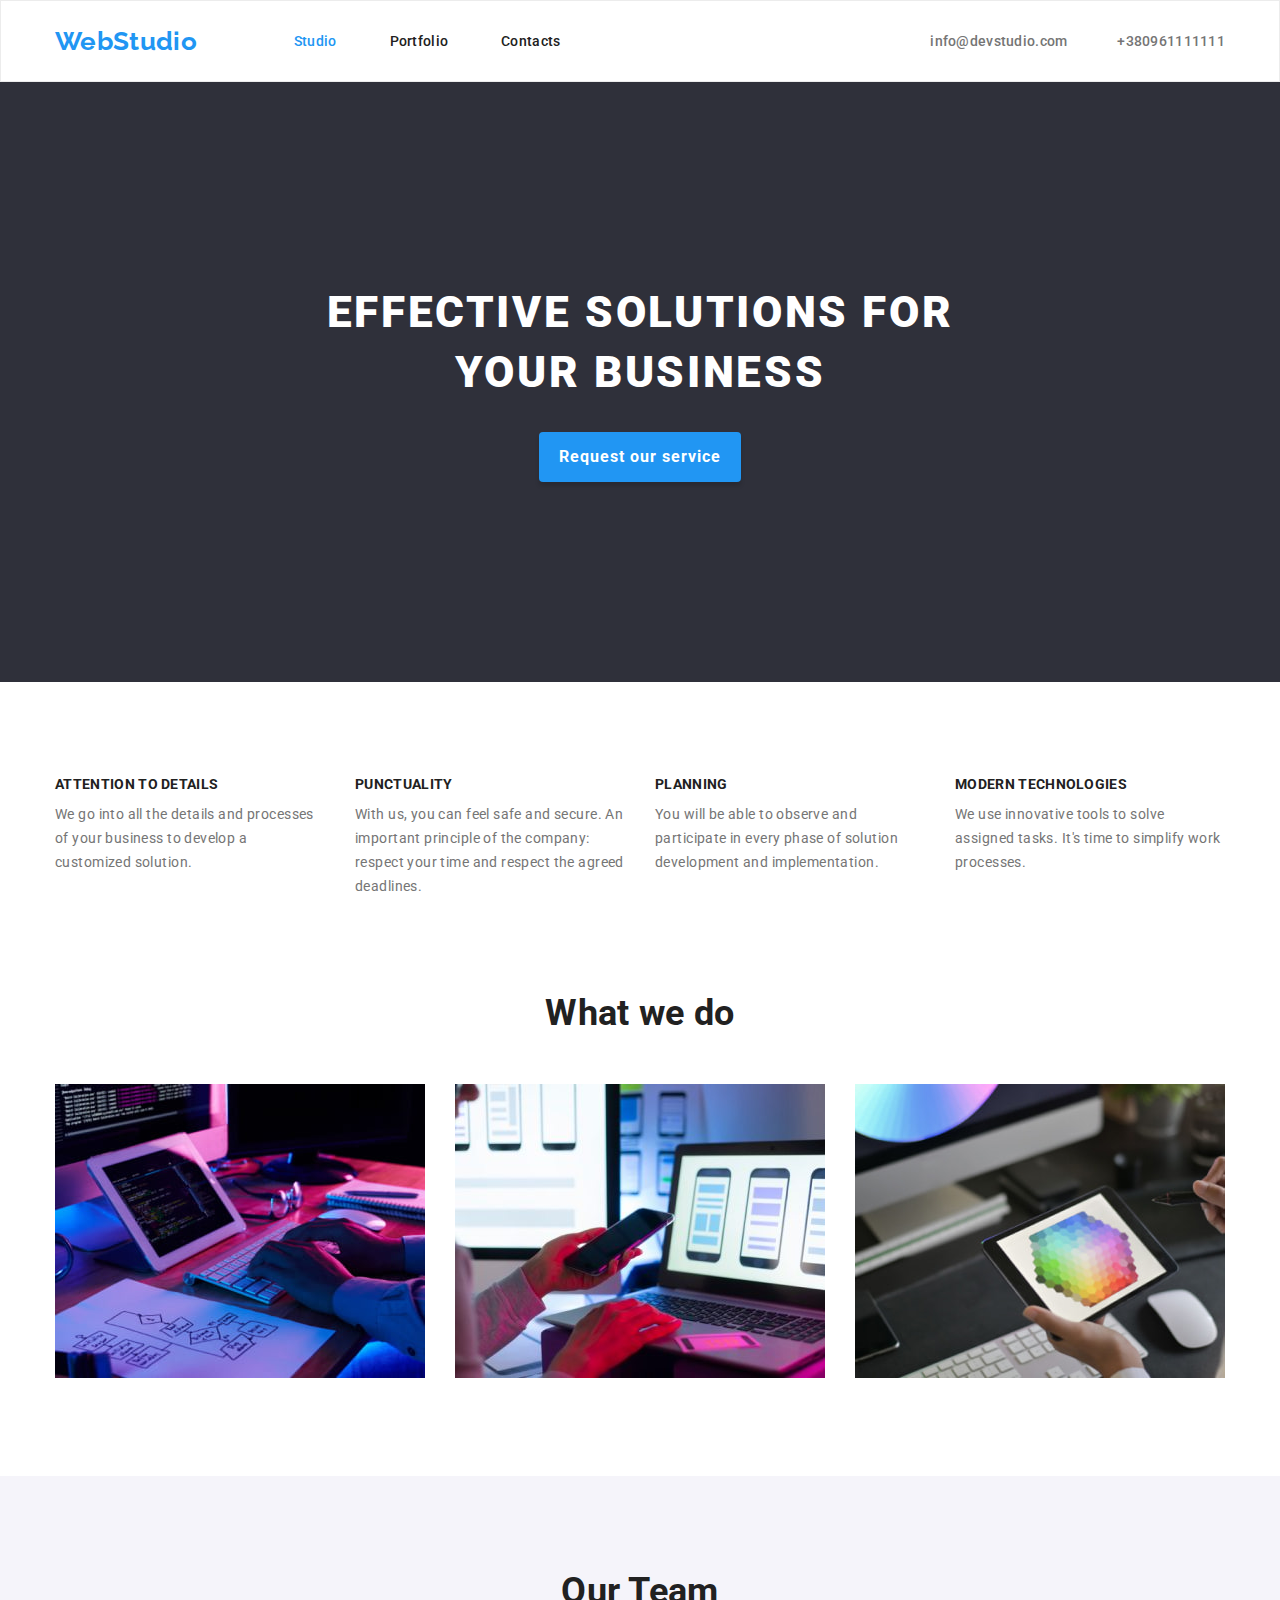
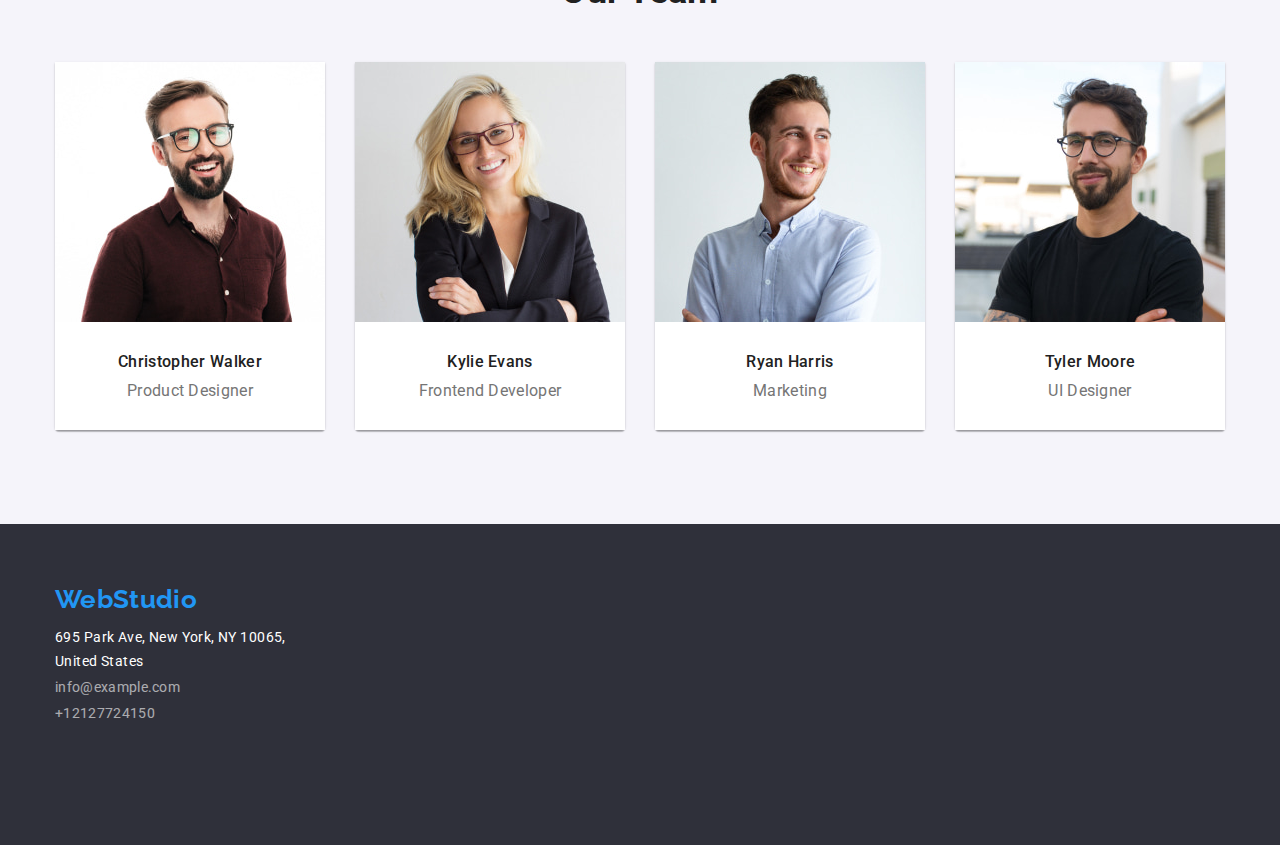
<file: index.html>
<!DOCTYPE html>
<html lang="en">
  <head>
    <meta charset="UTF-8" />
    <meta http-equiv="X-UA-Compatible" content="IE=edge" />
    <meta name="viewport" content="width=device-width, initial-scale=1.0" />
    <!-- Link to modern normalizer styles sheet -->
    <link rel="stylesheet" href="https://cdnjs.cloudflare.com/ajax/libs/modern-normalize/1.0.0/modern-normalize.min.css"
    />
    <title>Joses' Coding Demo Course HW</title>
    <!-- Link to fonts -->
    <link rel="preconnect" href="https://fonts.googleapis.com" />
    <link rel="preconnect" href="https://fonts.gstatic.com" crossorigin />
    <link
      href="https://fonts.googleapis.com/css2?family=Raleway:wght@700&family=Roboto:wght@400;500;700;900&display=swap"
      rel="stylesheet"/>
    <!-- Link to personal css style sheet -->
    <link rel="stylesheet" href="./css/styles.css" />
  </head>

  <body>
    <header class="header-section">
      <div class="container header-container">
        <nav class="header-navigation">
          <a class="logo header-logo" href="./index.html">WebStudio</a>
          <!-- Header Navigation -->
            <ul class="header-navigation-list">
              <li class="header-navigation-item">
                <a class="header-navigation-link current-page" href="./index.html" title="studio">Studio</a>
              </li class="header-navigation-item">
              <li class="header-navigation-item">
                <a class="header-navigation-link" href="./portfolio.html">Portfolio</a>
              </li>
              <li class="header-navigation-item">
                <a class="header-navigation-link" href="#">Contacts</a>
              </li>
            </ul>  
          </nav>

          <!-- Header Contact Details -->
          <ul class="header-contacts-list">
            <li class="header-contacts-item">
              <a class="header-contacts-link" href="mailto:info@devstudio.com">info@devstudio.com</a>
            </li>
            <li class="header-contacts-item">
              <a class="header-contacts-link" href="tel:+380961111111">+380961111111</a>
            </li>
          </ul>
      </div>
    </header>

    <main>
      <!-- Hero Section-->
      <section class="hero-section">
        <div class="container">
          <h1 class="hero-title">
            EFFECTIVE SOLUTIONS FOR <br />
            YOUR BUSINESS
          </h1>
          <button class="hero-button" type="button">Request our service</button>  
        </div>
      </section>
      
      <!-- Benefits -->      
      <section class="section benefits-section">
        <div class="container">
          <h2 class="benefits-not-visible">Benefits</h2>
          <ul class="benefits-list">
            <li class="benefits-item">
              <h3 class="benefits-title" >ATTENTION TO DETAILS</h3>
              <p class="benefits-summary">
                We go into all the details and processes of your business to
                develop a customized solution.
              </p>
            </li>
            <li class="benefits-item">
              <h3 class="benefits-title">PUNCTUALITY</h3>
              <p class="benefits-summary">
                With us, you can feel safe and secure. An important principle of
                the company: respect your time and respect the agreed deadlines.
              </p>
            </li>
            <li class="benefits-item">
              <h3 class="benefits-title">PLANNING</h3>
              <p class="benefits-summary">
                You will be able to observe and participate in every phase of
                solution development and implementation.
              </p>
            </li>
            <li class="benefits-item">
              <h3 class="benefits-title">MODERN TECHNOLOGIES</h3>
              <p class="benefits-summary">
                We use innovative tools to solve assigned tasks. It's time to
                simplify work processes.
              </p>
            </li>
          </ul>
        </div>
      </section>

      <!-- What we do images -->
      <section class="what-we-do-section">
        <div class="container">
          <h2 class="what-we-do-title">What we do</h2>
          <ul class="what-we-do-list">
            <li class="what-we-do-item">
              <img
                src="./images/awhatwedoboxone.jpg"
                alt="Typing on bluetooth keyboard"
                width="370"
              />
            </li>
            <li class="what-we-do-item">
              <img
                src="./images/bwhatwedoboxtwo.jpg"
                alt="Phone in hand while using computer"
                width="370"
              />
            </li>
            <li class="what-we-do-item">
              <img
                src="./images/cwhatwedoboxthree.jpg"
                alt="Selecting color on color wheel"
                width="370"
              />
            </li>
          </ul>
        </div>
      </section>
      

      <!-- Our Team -->
      <section class="section our-team-section">
        <div class="container">
          <h2 class="our-team-title">Our Team</h2>
          <ul class="our-team-list">
            <li class="our-team-item">
              <img
                class="our-team-image"
                src="./images/dourteamcardone.jpg"
                alt="Image of Christoper Walkin"
                width="270"
              />
              <div class="our-team-item-description">
                <h3 class="our-team-name">Christopher Walker</h3>
                <p class="our-team-role">Product Designer</p>
              </div>
            </li>
            <li class="our-team-item">
              <img
                class="our-team-image"
                src="./images/eourteamcardtwo.jpg"
                alt="Image of Kylie Evans"
                width="270"
              />
              <div class="our-team-item-description">
                <h3 class="our-team-name">Kylie Evans</h3>
                <p class="our-team-role">Frontend Developer</p>
              </div>
            </li>
            <li class="our-team-item">
              <img
                class="our-team-image"
                src="./images/fourteamcardthree.jpg"
                alt="Image of Ryan Harris"
                width="270"
              />
              <div class="our-team-item-description"> 
                <h3 class="our-team-name">Ryan Harris</h3>
                <p class="our-team-role">Marketing</p>
              </div> 
            </li>
            <li class="our-team-item">
              <img
                class="our-team-image"
                src="./images/gourteamcardfour.jpg"
                alt="Image of Tyler Moore"
                width="270"
              />
              <div class="our-team-item-description">
                <h3 class="our-team-name">Tyler Moore</h3>
                <p class="our-team-role">UI Designer</p>
              </div>
            </li>
          </ul>
        </div>
      </section>
      
    </main>

    <footer class="footer-section">
      <div class="container footer-container">
        <a class="logo footer-logo" href="./index.html">WebStudio</a>
        <address>
          <ul class="footer-contacts-list">
            <li class="footer-contacts-item">
              <a class="footer-contacts-link-address" href="https://goo.gl/maps/7hkbFZoG83Kui2D87"
                target="_blank"
                >695 Park Ave, New York, NY 10065, <br />
                United States</a>
            </li>
            <li class="footer-contacts-item">
              <a class="footer-contacts-link" href="mailto:info@example.com">info@example.com</a>
            </li>
            <li class="footer-contacts-item">
              <a class="footer-contacts-link" href="tel:+12127724150">+12127724150</a>
            </li>
          </ul>
        </address>
      </div>
    </footer>
  </body>
</html>
</file>
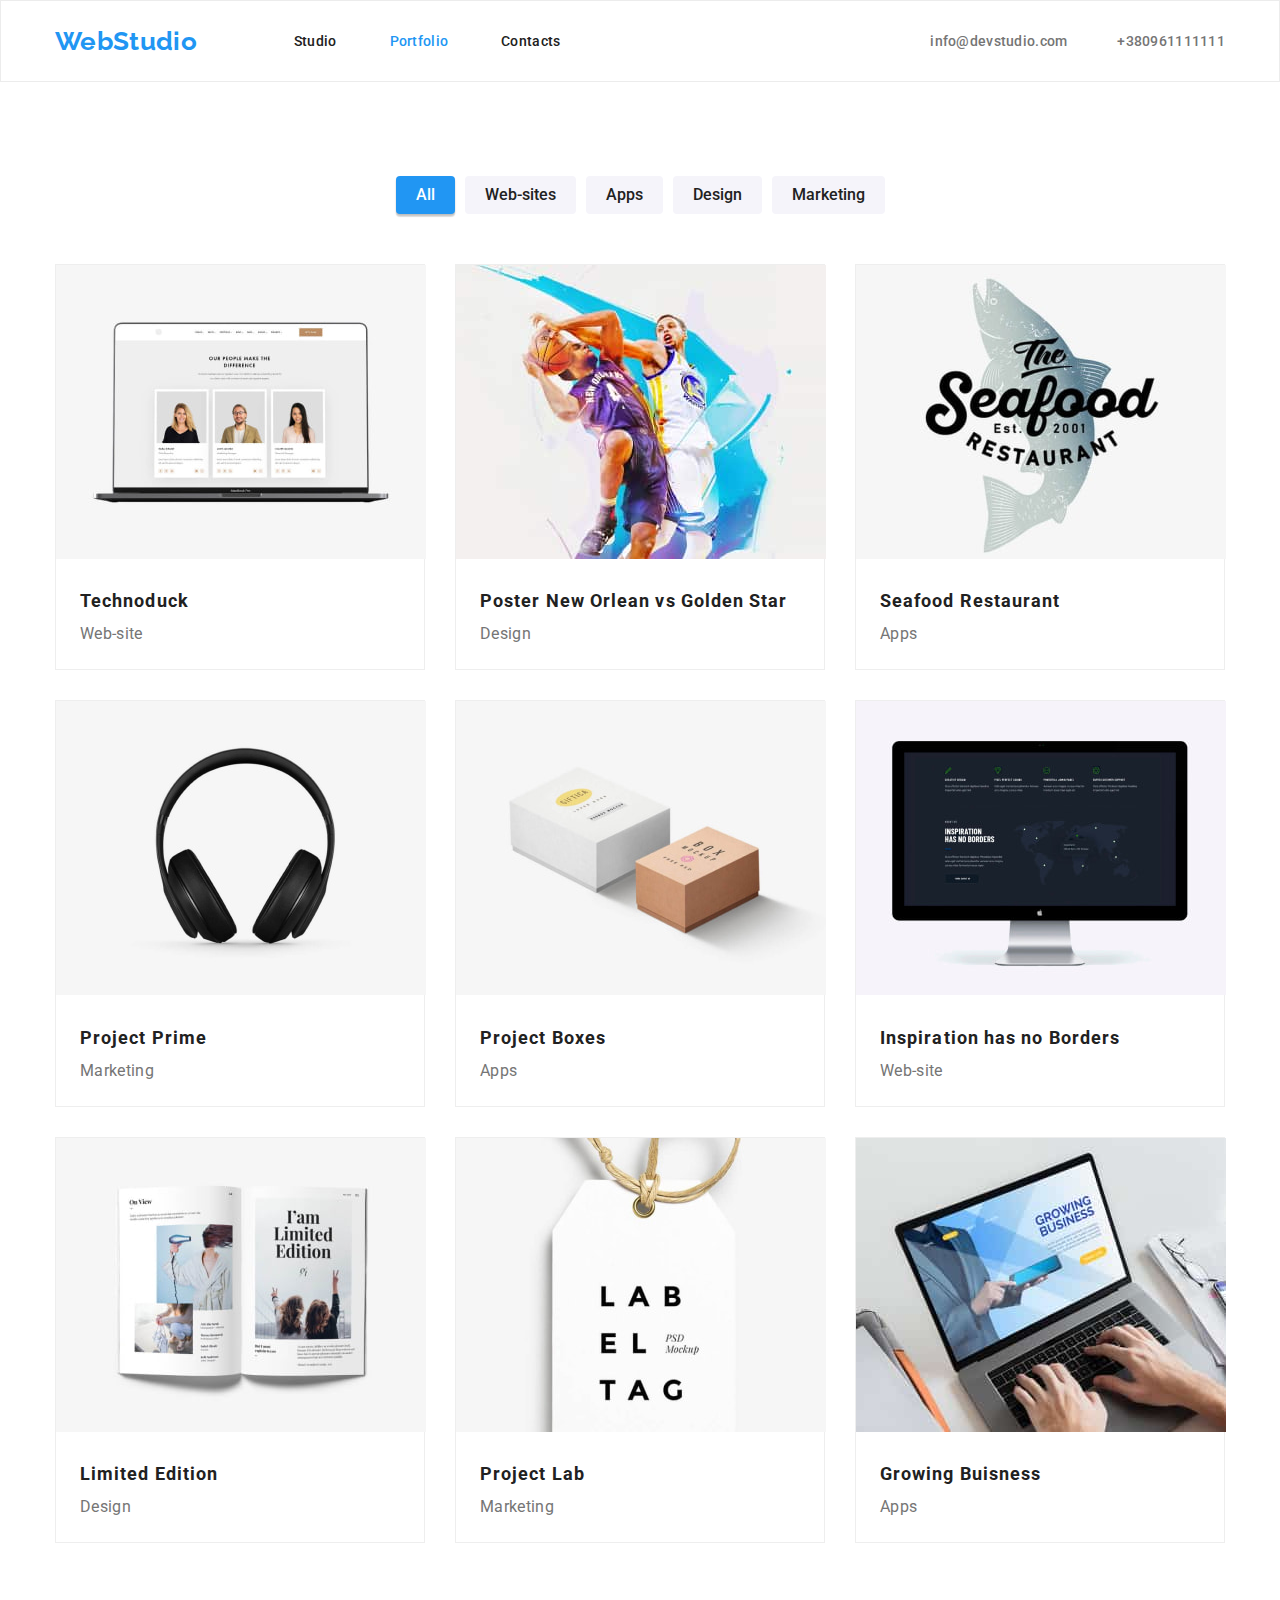
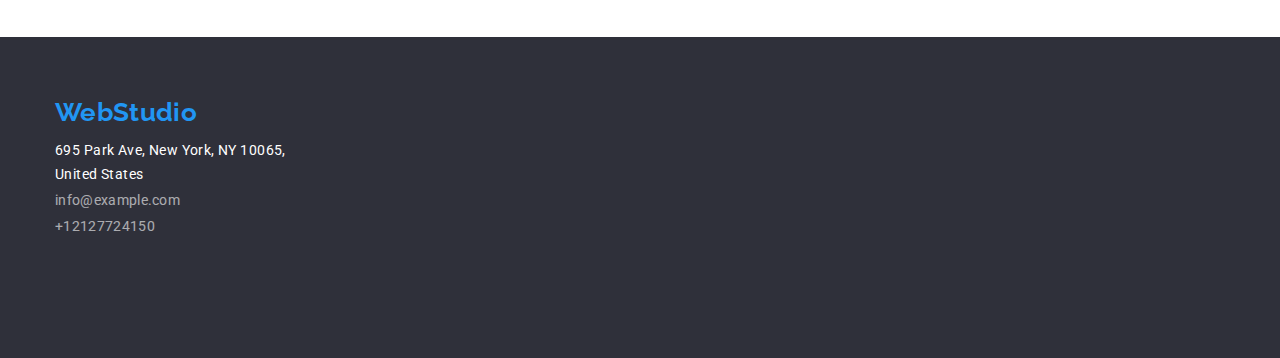
<file: portfolio.html>
<!DOCTYPE html>
<html lang="en">
  <head>
    <meta charset="UTF-8" />
    <meta http-equiv="X-UA-Compatible" content="IE=edge" />
    <meta name="viewport" content="width=device-width, initial-scale=1.0" />
    <!-- Link to modern normalizer styles sheet -->
    <link rel="stylesheet" href="https://cdnjs.cloudflare.com/ajax/libs/modern-normalize/1.0.0/modern-normalize.min.css"
    />
    <title>Joses' Coding Demo Course HW</title>
    <!-- Link to fonts -->
    <link rel="preconnect" href="https://fonts.googleapis.com" />
    <link rel="preconnect" href="https://fonts.gstatic.com" crossorigin />
    <link
      href="https://fonts.googleapis.com/css2?family=Raleway:wght@700&family=Roboto:wght@400;500;700;900&display=swap"
      rel="stylesheet"/>
    <!-- Link to personal css style sheet -->
    <link rel="stylesheet" href="./css/styles.css" />
  </head>

  <body>
    <header class="header-section">
      <div class="container header-container">
        <nav class="header-navigation">
          <a class="logo header-logo" href="./index.html">WebStudio</a>
          <!-- Header Navigation -->        
            <ul class="header-navigation-list">
              <li class="header-navigation-item">
                <a class="header-navigation-link" href="./index.html" title="studio">Studio</a>
              </li class="header-navigation-item">
              <li class="header-navigation-item">
                <a class="header-navigation-link current-page" href="./portfolio.html">Portfolio</a>
              </li>
              <li class="header-navigation-item">
                <a class="header-navigation-link" href="#">Contacts</a>
              </li>
            </ul>
        </nav>

        <!-- Header Contact Details -->
          <ul class="header-contacts-list">
            <li class="header-contacts-item">
              <a class="header-contacts-link" href="mailto:info@devstudio.com">info@devstudio.com</a>
            </li>
            <li class="header-contacts-item">
              <a class="header-contacts-link" href="tel:+380961111111">+380961111111</a>
            </li>
          </ul>
      </div>
    </header>

    <!-- Filters Section -->
    <main>
      <section class="section portfolio-button-section">
        <div class="container">
          <ul class="portfolio-button-list">
            <li class="portfolio-button-list-item"><button class="portfolio-filter current-filter" type="button">All</button></li>
            <li class="portfolio-button-list-item"><button class="portfolio-filter" type="button">Web-sites</button></li>
            <li class="portfolio-button-list-item"><button class="portfolio-filter" type="button">Apps</button></li>
            <li class="portfolio-button-list-item"><button class="portfolio-filter" type="button">Design</button></li>
            <li class="portfolio-button-list-item"><button class="portfolio-filter" type="button">Marketing</button></li>
          </ul>
          <!-- PRODUCT CATALOG -->
          <ul class="product-details-list">
            <li class="product-details-item">
              <img
                src="./images/hportfolioimgone.jpg"
                alt="Image of open laptop"
                width="370"/>
              <div class="product-description">
                <h3 class="product-details-title">Technoduck</h3>
                <p class="product-details-category">Web-site</p>
              </div>
            </li>
            <li class="product-details-item">
              <img
                src="./images/iportfolioimgtwo.jpg"
                alt="Image of two basketball players"
                width="370"/>
              <div class="product-description">
                <h3 class="product-details-title">Poster New Orlean vs Golden Star</h3>
                <p class="product-details-category">Design</p>
              </div>
            </li>
            <li class="product-details-item">
              <img
                src="./images/jportfolioimgthree.jpg"
                alt="Image of seafood restaraunt logo"
                width="370"/>
              <div class="product-description">
                <h3 class="product-details-title">Seafood Restaurant</h3>
                <p class="product-details-category">Apps</p>
              </div>
            </li>
            <li class="product-details-item">
              <img
                src="./images/kportfolioimgfour.jpg"
                alt="Image of headphones"
                width="370"/>
              <div class="product-description">
                <h3 class="product-details-title">Project Prime</h3>
                <p class="product-details-category">Marketing</p>
              </div>
            </li>
            <li class="product-details-item">
              <img
                src="./images/lportfolioimgfive.jpg"
                alt="Image of product boxes"
                width="370"/>
              <div class="product-description">
                <h3 class="product-details-title">Project Boxes</h3>
                <p class="product-details-category">Apps</p>
              </div>
            </li>
            <li class="product-details-item">
              <img
                src="./images/mportfolioimgsix.jpg"
                alt="Image of iMac"
                width="370"/>
              <div class="product-description">
                <h3 class="product-details-title">Inspiration has no Borders</h3>
                <p class="product-details-category">Web-site</p>
              </div>
            </li>
            <li class="product-details-item">
              <img
                src="./images/nportfolioimgseven.jpg"
                alt="Image of open book"
                width="370"/>
              <div class="product-description">
                <h3 class="product-details-title">Limited Edition</h3>
                <p class="product-details-category">Design</p>
              </div>
            </li>
            <li class="product-details-item">
              <img
                src="./images/oportfolioimgeight.jpg"
                alt="Image of label tag"
                width="370"/>
              <div class="product-description">
                <h3 class="product-details-title">Project Lab</h3>
                <p class="product-details-category">Marketing</p>
              </div>
            </li>
            <li class="product-details-item">
              <img
                src="./images/pportfolioimgnine.jpg"
                alt="Image of typing on laptop"
                width="370"/>
              <div class="product-description">
                <h3 class="product-details-title">Growing Buisness</h3>
                <p class="product-details-category">Apps</p>
              </div>
            </li>
          </ul>
        </div>
      </section>
    </main>

   <footer class="footer-section">
      <div class="container footer-container">
        <a class="logo footer-logo" href="./index.html">WebStudio</a>
        <address>
          <ul class="footer-contacts-list">
            <li class="footer-contacts-item">
              <a class="footer-contacts-link-address" href="https://goo.gl/maps/7hkbFZoG83Kui2D87"
                target="_blank"
                >695 Park Ave, New York, NY 10065, <br />
                United States</a>
            </li>
            <li class="footer-contacts-item">
              <a class="footer-contacts-link" href="mailto:info@example.com">info@example.com</a>
            </li>
            <li class="footer-contacts-item">
              <a class="footer-contacts-link" href="tel:+12127724150">+12127724150</a>
            </li>
          </ul>
        </address>
      </div>
    </footer>
  </body>
</html>
</file>
<file: css/styles.css>
/* Repeated Page Themes */
:root {
    --primary-text-color: #212121;
    --secondary-text-color: #757575;
    --primary-title-color: #212121;
    --secondary-title-color: #ffffff;
    --accent-color: #2196F3;
    --background-dark-color: #F5F4FA;
    --background-light-color: #ffffff;
    --background-darkest-color: #2F303A;
    --card-gap: 30px;
}

* {
    box-sizing: border-box;
   padding: 0;
   margin: 0;
}

body {
    font-family: 'Roboto';
    font-style: normal;
    font-weight: 400;
    letter-spacing: 0.02em;
    color: var(--primary-text-color);
    background-color: var(--background-light-color);
}

a {
    text-decoration: none;
}

ul {
    list-style-type: none;
}

.logo {
    font-family: 'Raleway';
    font-style: normal;
    font-weight: 700;
    font-size: 26px;
    line-height: calc(31/26);
    color: var(--accent-color);
}

.benefits-not-visible {
    display: none;
}

.container {
    width: 1200px;
    margin: 0 auto;
    padding-right: 15px;
    padding-left: 15px;
}

.section {
    padding-top: 94px;
    padding-bottom: 94px;
}

/* Header */
.header-section {
    border: 1px solid #ECECEC;
}

.header-container {
    display: flex;
}

.header-logo {
    margin-right: 97px;
}

.header-navigation {
    display: flex;
    align-items: center;
}

.header-navigation-list {
    display: flex;
}

.header-navigation-link {
    font-weight: 500;
    font-size: 14px;
    line-height: calc(16/14);
    letter-spacing: 0.02em;
    padding: 32px 0;
    display: block;
    color: var(--primary-text-color);
}

.header-navigation-item:not(:last-child) {
    margin-right: 53px;
}

.header-navigation-link:hover,
.header-navigation-link:focus {
    color: var(--accent-color);
}

.current-page {
    color: var(--accent-color);
}

.header-contacts-list {
    display: flex;
    align-items: center;
    margin-left: auto;
}

.header-contacts-link {
    font-weight: 500;
    font-size: 14px;
    line-height: calc(16/14);
    letter-spacing: 0.02em;
    padding: 32px 0;
    display: block;
    color: var(--secondary-text-color);
}

.header-contacts-link:hover,
.header-contacts-link:focus {
    color: var(--accent-color);
}

.header-contacts-item:not(:last-child) {
    margin-right: 50px;
}

/* Hero Section */
.hero-section {
    background-color: var(--background-darkest-color);
    padding: 200px 0;
}

.hero-title {
    font-weight: 900;
    font-size: 44px;
    line-height: calc(60/44);
    text-align: center;
    letter-spacing: 0.06em;
    text-transform: uppercase;
    color: var(--secondary-title-color);
    margin-bottom: 30px;
}

.hero-button {
    font-family: 'Roboto';
    font-weight: 700;
    font-size: 16px;
    line-height: calc(30/16);
    display: block;
    align-items: center;
    text-align: center;
    letter-spacing: 0.06em;
    color: #FFFFFF;
    background-color: var(--accent-color);
    box-shadow: 0px 4px 4px rgba(0, 0, 0, 0.15);
    border-radius: 4px;
    margin: auto;
    padding: 10px 20px;
    cursor: pointer;
    border: none;
}

.hero-button:hover,
.hero-button:focus {
    background: #188ce8;
    opacity: 1;
}

/* Benefits */
.benefits-list {
    display: flex;
}

.benefits-item {
    width: 270px;
}

.benefits-item:not(:last-child) {
    margin-right: 30px;
}

.benefits-title {
    font-weight: 700;
    font-size: 14px;
    line-height: calc(16/14);
    text-transform: uppercase;
    margin-bottom: 10px;
}

.benefits-summary {
    line-height: calc(24/14);
    color: var(--secondary-text-color);
    font-family: 'Roboto';
    font-style: normal;
    font-weight: 400;
    font-size: 14px;
    letter-spacing: 0.03em;
}

/* What we do */
.what-we-do-section {
    padding-bottom: 94px;
}

.what-we-do-title {
    font-weight: 700;
    font-size: 36px;
    line-height: calc(42/36);
    text-align: center;
    padding-bottom: 50px;
}

 .what-we-do-list {
     display: flex;
 }

 .what-we-do-item:not(:last-child) {
     margin-right: 30px;
 }

/* Our Team */
.our-team-section {
    background-color: var(--background-dark-color);
}

.our-team-title {
    font-weight: 700;
    font-size: 36px;
    line-height: calc(42/36);
    text-align: center;
    padding-bottom: 50px;
}

.our-team-list {
    display: flex;
}

.our-team-item:not(:last-child) {
    margin-right: 30px;
}

.our-team-item {
    box-shadow: 0px 1px 3px rgba(0, 0, 0, 0.12), 0px 1px 1px rgba(0, 0, 0, 0.14), 0px 2px 1px rgba(0, 0, 0, 0.2);
    border-radius: 0px 0px 4px 4px;
}

.our-team-image {
    display: block;
}

.our-team-item-description {
    background-color: var(--background-light-color);
    padding-top: 30px;
    padding-bottom: 30px;
}

.our-team-name {
    font-weight: 500;
    font-size: 16px;
    line-height: calc(19/16);    
    text-align: center;
    margin-bottom: 10px;
}

.our-team-role {
    font-size: 16px;
    line-height: calc(19/16);
    text-align: center;
    color: var(--secondary-text-color);
}

/* Footer */
.footer-section {
    background-color: var(--background-darkest-color);
    padding: 60px 0;
}

.footer-container {
    display: flex;
    flex-direction: column;
}

.footer-logo {
    margin-bottom: 10px;
}

.footer-contacts-link-address {
    font-family: 'Roboto';
    font-style: normal;
    font-weight: 400;
    font-size: 14px;
    line-height: calc(24/14);
    letter-spacing: 0.03em;
    color: var(--secondary-title-color);
}

.footer-contacts-link-address:hover,
.footer-contacts-link-address:focus {
    color: var(--accent-color);
}

.footer-contacts-link {
    font-family: 'Roboto';
    font-style: normal;
    font-weight: 400;
    font-size: 14px;
    line-height: calc(24/14);
    color: var(--secondary-title-color);
    opacity: 0.6;
}

.footer-contacts-item:not(:last-child) {
    margin-bottom: 2px;
}

.footer-contacts-link:hover,
.footer-contacts-link:focus {
    color: var(--accent-color);
}

.footer-contacts-list:last-child {
    padding-bottom: 60px;
}

/* Portfolio Styles */
/* Portfolio Filters Section */
.portfolio-button-list {
    display: flex;
    justify-content: center;
}

.portfolio-button-list-item {
    margin-bottom: 50px;
}

.portfolio-button-list-item:not(:last-child) {
    margin-right: 10px;
}

.portfolio-filter {
    font-family: 'Roboto';
    font-weight: 500;
    font-size: 16px;
    line-height: calc(26/16);  
    text-align: center;   
    color: var(--primary-text-color);
    background-color: var(--background-dark-color);
    border-radius: 4px;
    border: none;
    display: block;
    
    
    padding: 6px 20px;
    cursor: pointer;   
}

.portfolio-filter:hover,
.portfolio-filter:focus {
    font-family: 'Roboto';
    font-style: normal;
    font-weight: 500;
    font-size: 16px;
    line-height: calc(26/16);
    text-align: center;
    letter-spacing: 0.03em;
    color: var(--secondary-title-color);
    background-color: var(--accent-color);
    box-shadow: 0px 3px 1px rgba(0, 0, 0, 0.1), 0px 1px 2px
     rgba(0, 0, 0, 0.388), 0px 2px 2px rgba(0, 0, 0, 0.12);
    border-radius: 4px;
}

.current-filter {
    background-color: var(--accent-color);   
    box-shadow: 0px 3px 1px rgba(0, 0, 0, 0.1), 0px 1px 2px
    rgba(0, 0, 0, 0.08), 0px 2px 2px rgba(0, 0, 0, 0.12);
    border-radius: 4px;
    color: var(--secondary-title-color);
}

/* Portfolio Product Section */
.product-details-title {    
    font-weight: 700;
    font-size: 18px;
    line-height: calc(36/18);  
    letter-spacing: 0.06em;    
    color: var(--primary-text-color);
}

.product-details-category {
    font-size: 16px;
    line-height: calc(30/16);
    color: var(--secondary-text-color);
}

.product-details-list {
   display: flex;
   flex-wrap: wrap;
}

.product-details-item {
    max-width: 370px;
    border: 1px solid #EEEEEE;
    flex-basis: calc((100%/3)-30px);
    
}

.product-description {
    background-color: var(--background-light-color) ;
    padding: 20px 24px;
}

.product-details-item:not(:nth-child(3n + 3)) {
    margin-right: 30px;
}

.product-details-item:nth-child(-n + 6) {
     margin-bottom: 30px;
}
</file>
